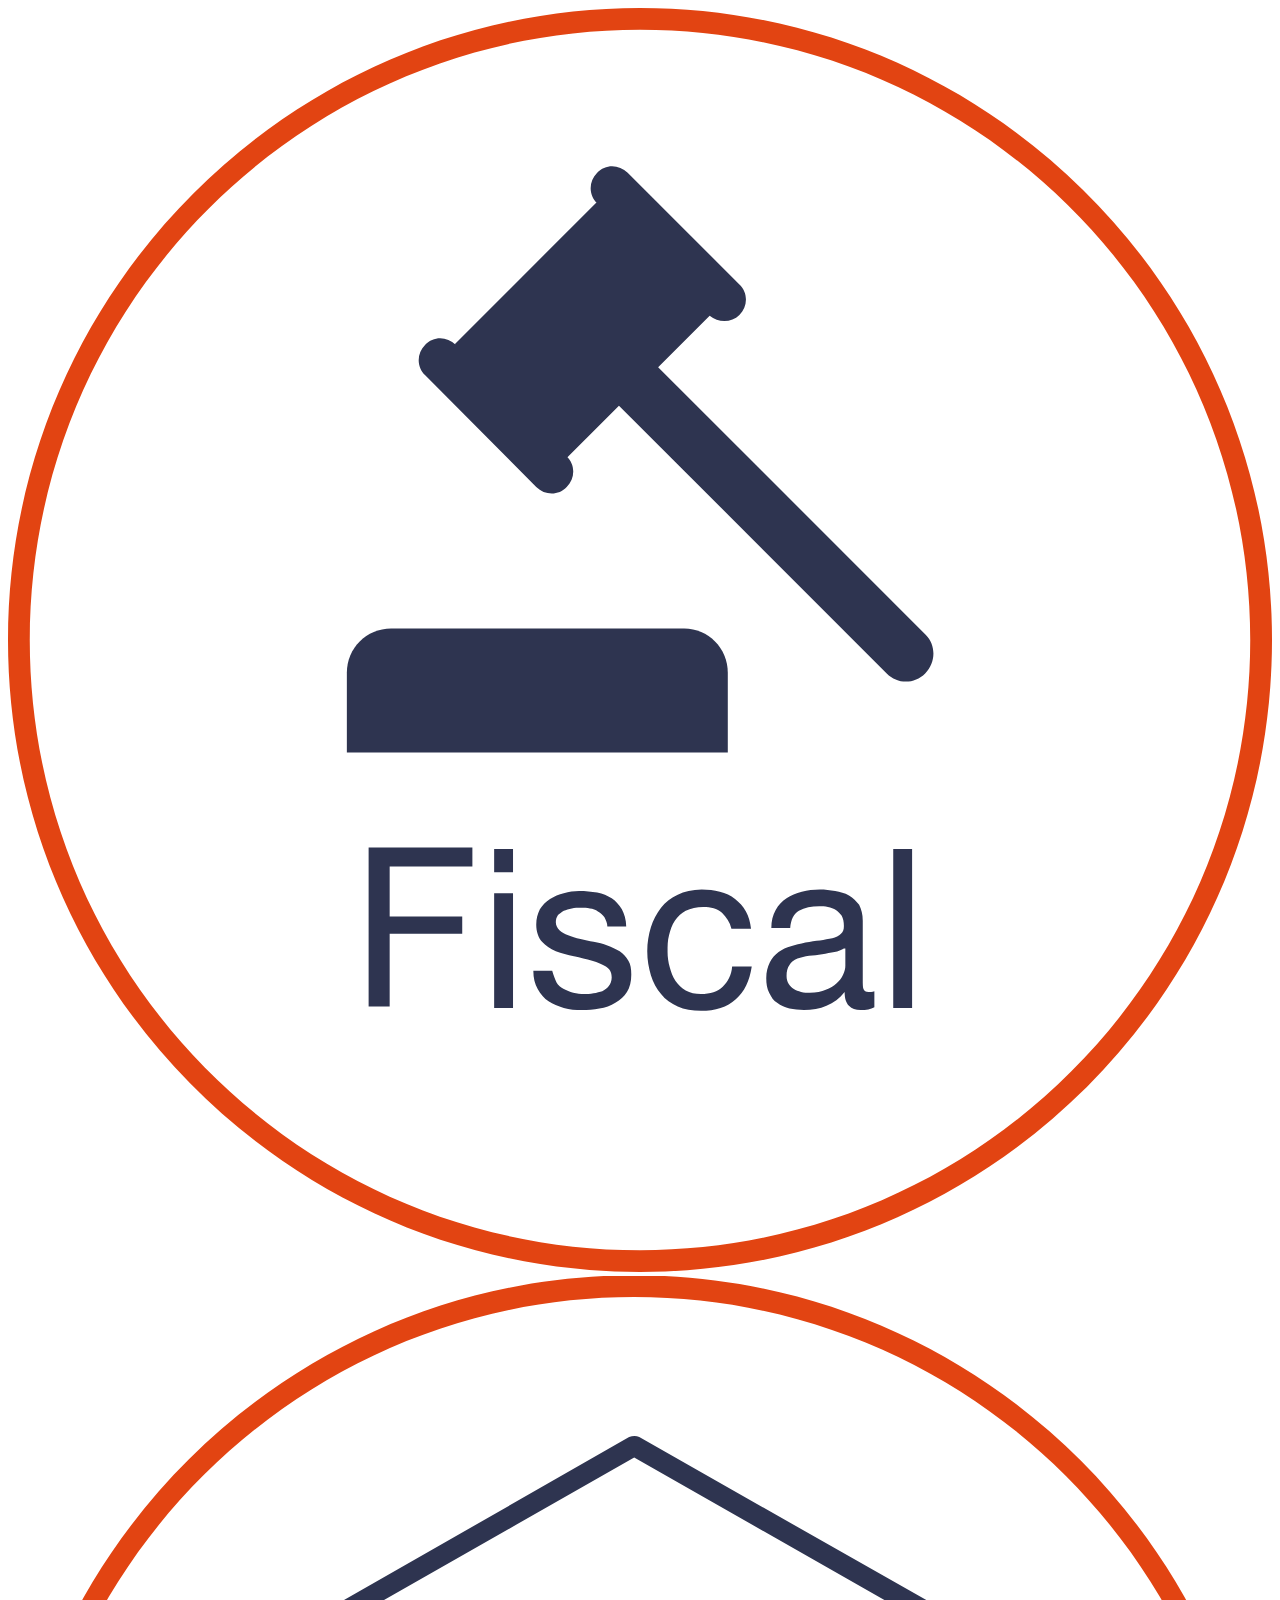
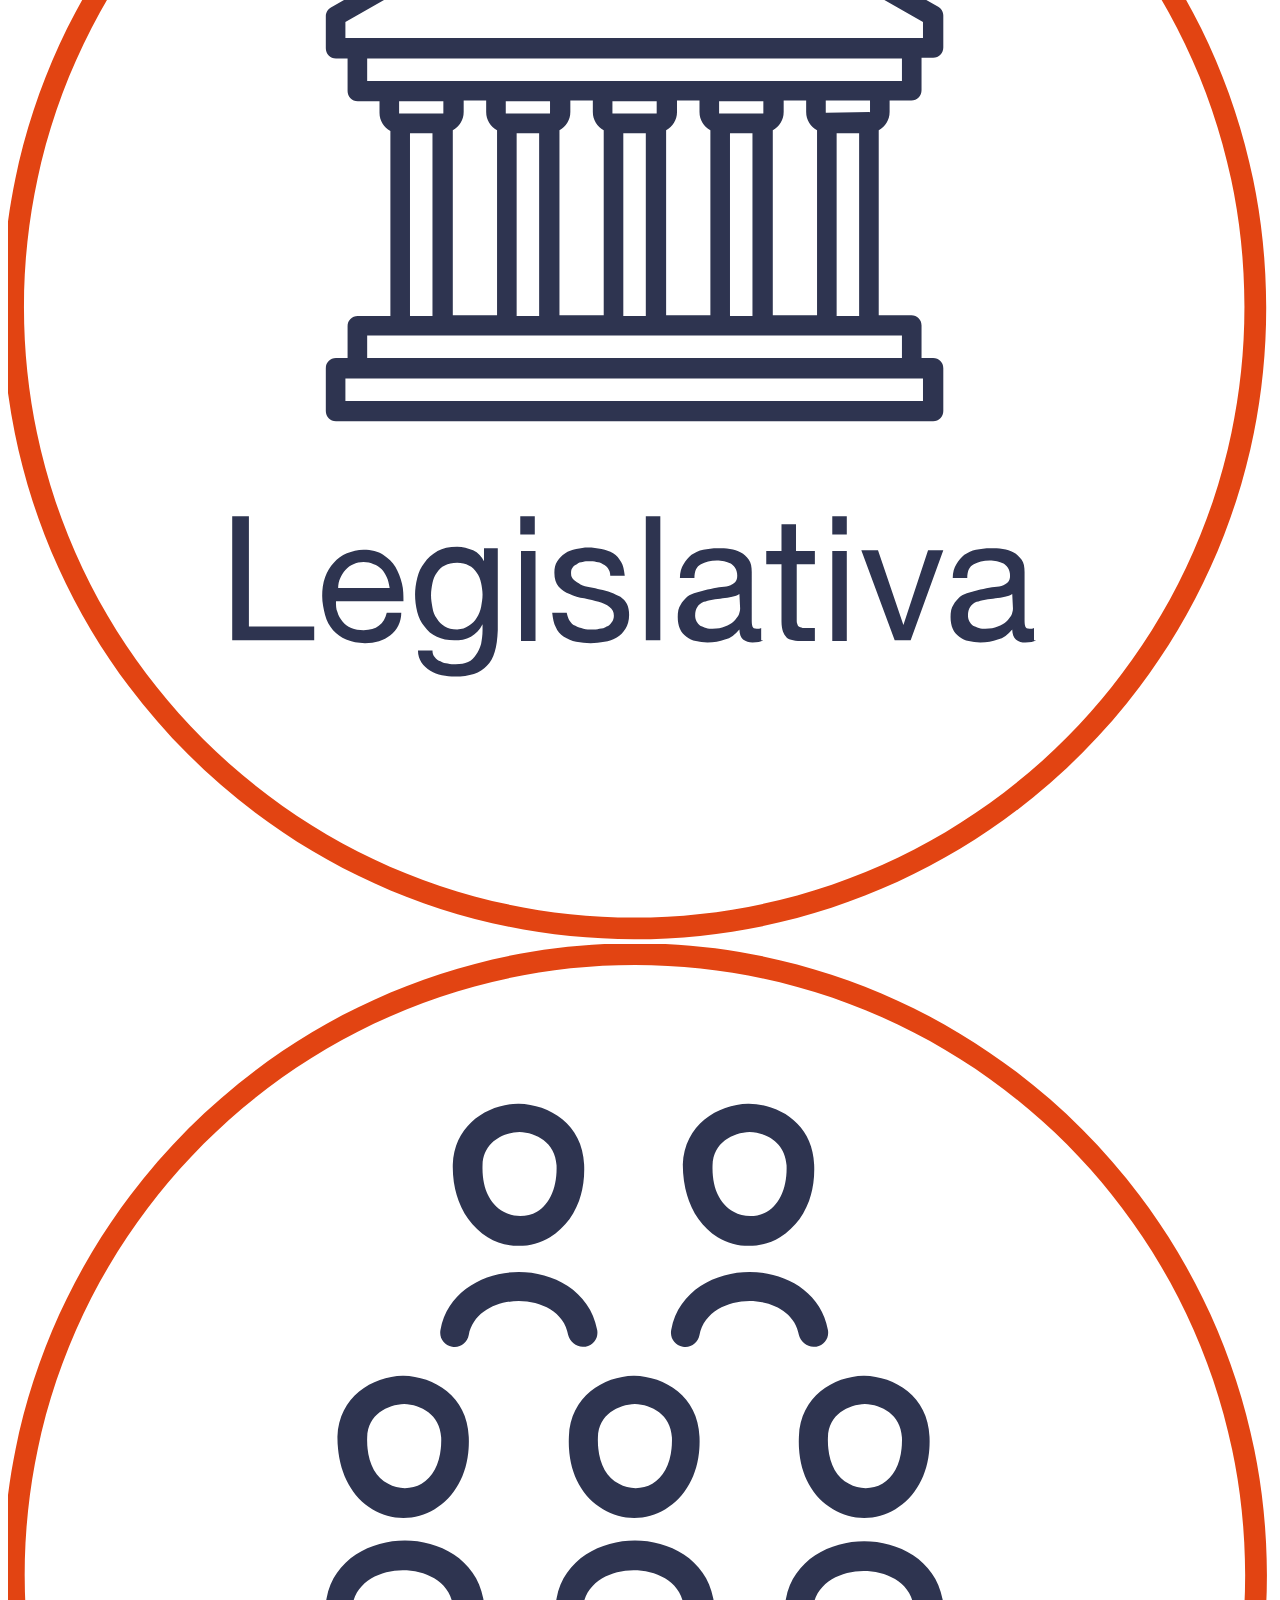
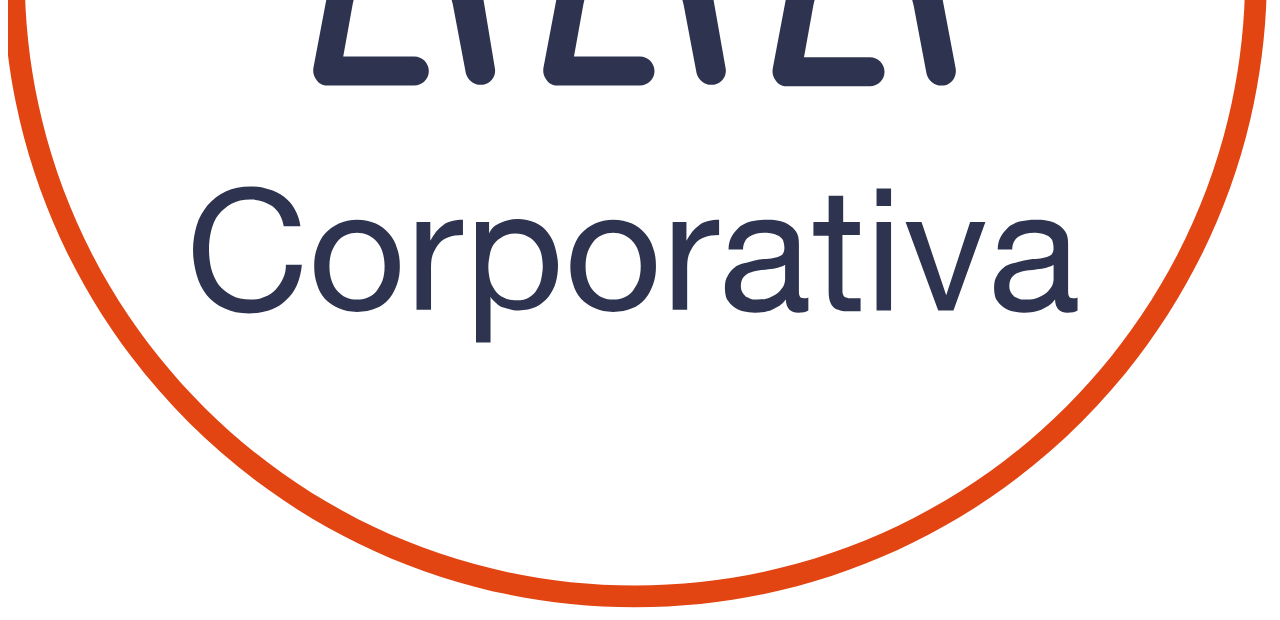
<file: svgTest.html>
<!DOCTYPE html>
<html lang="en">
<head>
    <meta charset="UTF-8">
    <title>SVG Test</title>
    
    <style>
    
        #fiscal:hover{
            background-color: #E24412;
            border-radius: 100%;
            
            -webkit-transition: all 0.5s ease-in-out;
            -moz-transition: all 0.5s ease-in-out;
            -ms-transition: all 0.5s ease-in-out;
            -o-transition: all 0.5s ease-in-out;
            transition: all 0.5s ease-in-out;
        }
        #fiscal:hover path.st0{
            fill:white;
            
            -webkit-transition: all 0.5s ease-in-out;
            -moz-transition: all 0.5s ease-in-out;
            -ms-transition: all 0.5s ease-in-out;
            -o-transition: all 0.5s ease-in-out;
            transition: all 0.5s ease-in-out;
        }
        
        #legislativo:hover{
            background-color: #E24412;
            border-radius: 100%;
            
            -webkit-transition: all 0.5s ease-in-out;
            -moz-transition: all 0.5s ease-in-out;
            -ms-transition: all 0.5s ease-in-out;
            -o-transition: all 0.5s ease-in-out;
            transition: all 0.5s ease-in-out;
        }
        #legislativo:hover path.st0{
            fill:white;
            
            -webkit-transition: all 0.5s ease-in-out;
            -moz-transition: all 0.5s ease-in-out;
            -ms-transition: all 0.5s ease-in-out;
            -o-transition: all 0.5s ease-in-out;
            transition: all 0.5s ease-in-out;
        }
        
        #corporativa:hover{
            background-color: #E24412;
            border-radius: 100%;
            
            -webkit-transition: all 0.5s ease-in-out;
            -moz-transition: all 0.5s ease-in-out;
            -ms-transition: all 0.5s ease-in-out;
            -o-transition: all 0.5s ease-in-out;
            transition: all 0.5s ease-in-out;
        }
        #corporativa:hover path.st0{
            fill:white;
            
            -webkit-transition: all 0.5s ease-in-out;
            -moz-transition: all 0.5s ease-in-out;
            -ms-transition: all 0.5s ease-in-out;
            -o-transition: all 0.5s ease-in-out;
            transition: all 0.5s ease-in-out;
        }
        
    </style>
    
</head>
<body>

<!--   FISCAL   -->
<svg version="1.1" id="fiscal" xmlns="http://www.w3.org/2000/svg" xmlns:xlink="http://www.w3.org/1999/xlink" x="0px" y="0px"
	 viewbox="0 0 174.2 174.2" style="enable-background:new 0 0 174.2 174.2;" xml:space="preserve">
<style type="text/css">
	.st0{fill:#2E3450;}
	.st1{fill:#E24412;}
</style>
<g id="XMLID_9_">
	<path id="XMLID_11_" class="st0" d="M93.2,85.5H52.8c-3.4,0-6.1,2.7-6.1,6.1v11h52.5v-11C99.2,88.2,96.5,85.5,93.2,85.5z"/>
	<path id="XMLID_10_" class="st0" d="M126.5,86.4L89.6,49.5l7.1-7.1c1.2,1,3,1,4.1-0.1c1.2-1.2,1.2-3.1,0-4.2L85.4,22.7
		c-1.2-1.2-3.1-1.2-4.2,0c-1.2,1.2-1.2,3.1,0,4.2l-0.1-0.1L61.6,46.3l0.1,0.1c-1.2-1.2-3.1-1.2-4.2,0c-1.2,1.2-1.2,3.1,0,4.2
		L72.8,66c1.2,1.2,3.1,1.2,4.2,0c1.2-1.2,1.2-3.1,0-4.2l0.1,0.1l7.1-7.1l36.9,36.9c1.5,1.5,3.8,1.5,5.3,0
		C127.9,90.2,127.9,87.8,126.5,86.4z"/>
</g>
<path id="XMLID_2_" class="st1" d="M87.1,174.2c-48,0-87.1-39.1-87.1-87.1C0,39.1,39.1,0,87.1,0c48,0,87.1,39.1,87.1,87.1
	C174.2,135.2,135.2,174.2,87.1,174.2z M87.1,3C40.7,3,3,40.7,3,87.1c0,46.4,37.7,84.1,84.1,84.1c46.4,0,84.1-37.7,84.1-84.1
	C171.2,40.7,133.5,3,87.1,3z"/>
<g id="XMLID_6_">
	<path id="XMLID_12_" class="st0" d="M64,115.9v2.4H52.6v6.9h10v2.4h-10v10h-2.9v-21.9H64z"/>
	<path id="XMLID_14_" class="st0" d="M67,119.1v-3.2h2.6v3.2H67z M69.6,122v15.8H67V122H69.6z"/>
	<path id="XMLID_17_" class="st0" d="M75.6,134.3c0.2,0.4,0.6,0.7,1,0.9c0.4,0.2,0.8,0.4,1.3,0.5c0.5,0.1,1,0.2,1.5,0.2
		c0.4,0,0.8,0,1.3-0.1c0.4-0.1,0.9-0.2,1.2-0.3c0.4-0.2,0.7-0.4,0.9-0.7c0.2-0.3,0.4-0.7,0.4-1.2c0-0.7-0.3-1.2-0.8-1.5
		c-0.5-0.3-1.1-0.6-1.9-0.8c-0.8-0.2-1.6-0.4-2.5-0.6c-0.9-0.2-1.7-0.4-2.5-0.7c-0.8-0.3-1.4-0.8-1.9-1.3c-0.5-0.6-0.8-1.4-0.8-2.4
		c0-0.8,0.2-1.5,0.5-2.1c0.4-0.6,0.8-1,1.4-1.4c0.6-0.4,1.2-0.6,1.9-0.8c0.7-0.2,1.4-0.3,2.1-0.3c0.9,0,1.7,0.1,2.5,0.2
		c0.8,0.2,1.4,0.4,2,0.8c0.6,0.4,1,0.9,1.4,1.5c0.3,0.6,0.6,1.4,0.6,2.4h-2.6c0-0.5-0.2-0.9-0.4-1.3c-0.2-0.3-0.5-0.6-0.9-0.8
		c-0.3-0.2-0.7-0.4-1.1-0.4c-0.4-0.1-0.8-0.1-1.3-0.1c-0.4,0-0.8,0-1.2,0.1c-0.4,0.1-0.8,0.2-1.1,0.3c-0.3,0.2-0.6,0.4-0.8,0.6
		c-0.2,0.3-0.3,0.6-0.3,1c0,0.4,0.2,0.8,0.5,1.1c0.3,0.3,0.7,0.5,1.2,0.7c0.5,0.2,1,0.4,1.7,0.5c0.6,0.1,1.2,0.3,1.8,0.4
		c0.7,0.1,1.3,0.3,1.9,0.5c0.6,0.2,1.2,0.5,1.7,0.8c0.5,0.3,0.9,0.8,1.2,1.3c0.3,0.5,0.4,1.1,0.4,1.9c0,1-0.2,1.8-0.6,2.4
		c-0.4,0.6-0.9,1.1-1.6,1.5c-0.6,0.4-1.4,0.7-2.2,0.8c-0.8,0.2-1.6,0.2-2.4,0.2c-0.9,0-1.7-0.1-2.5-0.3c-0.8-0.2-1.5-0.5-2.1-0.9
		c-0.6-0.4-1.1-1-1.5-1.7s-0.6-1.5-0.6-2.5h2.6C75.2,133.4,75.4,133.9,75.6,134.3z"/>
	<path id="XMLID_19_" class="st0" d="M98.4,124.7c-0.7-0.6-1.5-0.8-2.6-0.8c-0.9,0-1.7,0.2-2.4,0.5c-0.6,0.3-1.1,0.8-1.5,1.4
		c-0.4,0.6-0.6,1.2-0.8,2c-0.2,0.7-0.2,1.5-0.2,2.3c0,0.7,0.1,1.4,0.3,2.1c0.2,0.7,0.4,1.3,0.8,1.9c0.4,0.5,0.8,1,1.4,1.3
		c0.6,0.3,1.3,0.5,2.1,0.5c1.3,0,2.3-0.3,3-1c0.7-0.7,1.2-1.6,1.3-2.8h2.7c-0.3,2-1,3.5-2.2,4.5c-1.2,1.1-2.8,1.6-4.8,1.6
		c-1.2,0-2.3-0.2-3.2-0.6c-0.9-0.4-1.7-0.9-2.3-1.7c-0.6-0.7-1.1-1.6-1.4-2.6c-0.3-1-0.5-2.1-0.5-3.3c0-1.2,0.2-2.3,0.5-3.3
		c0.3-1,0.8-1.9,1.4-2.7c0.6-0.8,1.4-1.4,2.3-1.8c0.9-0.4,2-0.7,3.3-0.7c0.9,0,1.7,0.1,2.5,0.3c0.8,0.2,1.5,0.5,2.1,1
		c0.6,0.5,1.1,1,1.5,1.7c0.4,0.7,0.6,1.5,0.7,2.4h-2.7C99.5,126,99,125.3,98.4,124.7z"/>
	<path id="XMLID_21_" class="st0" d="M119.4,137.7c-0.5,0.3-1.1,0.4-1.9,0.4c-0.7,0-1.2-0.2-1.6-0.6c-0.4-0.4-0.6-1-0.6-1.9
		c-0.7,0.9-1.5,1.5-2.5,1.9c-0.9,0.4-2,0.6-3.1,0.6c-0.7,0-1.4-0.1-2-0.2c-0.6-0.2-1.2-0.4-1.7-0.8c-0.5-0.3-0.8-0.8-1.1-1.4
		c-0.3-0.6-0.4-1.2-0.4-2c0-0.9,0.2-1.6,0.5-2.2c0.3-0.6,0.7-1,1.2-1.4c0.5-0.4,1.1-0.6,1.7-0.8c0.6-0.2,1.3-0.3,2-0.5
		c0.7-0.1,1.4-0.3,2-0.3c0.6-0.1,1.2-0.2,1.7-0.3c0.5-0.1,0.9-0.3,1.2-0.6c0.3-0.3,0.4-0.6,0.4-1.1c0-0.6-0.1-1-0.3-1.4
		c-0.2-0.3-0.5-0.6-0.8-0.8c-0.3-0.2-0.7-0.3-1.1-0.4c-0.4-0.1-0.8-0.1-1.2-0.1c-1.1,0-2,0.2-2.8,0.6c-0.7,0.4-1.1,1.2-1.2,2.4h-2.6
		c0-1,0.2-1.8,0.6-2.5c0.4-0.7,0.9-1.2,1.5-1.6c0.6-0.4,1.3-0.7,2.1-0.9c0.8-0.2,1.6-0.3,2.5-0.3c0.7,0,1.4,0.1,2.1,0.2
		c0.7,0.1,1.3,0.3,1.9,0.6c0.6,0.3,1,0.8,1.4,1.3c0.3,0.6,0.5,1.3,0.5,2.2v8.1c0,0.6,0,1.1,0.1,1.3c0.1,0.3,0.3,0.4,0.7,0.4
		c0.2,0,0.5,0,0.8-0.1V137.7z M115.2,129.6c-0.3,0.2-0.8,0.4-1.3,0.5c-0.5,0.1-1.1,0.2-1.7,0.3c-0.6,0.1-1.2,0.2-1.8,0.2
		c-0.6,0.1-1.1,0.2-1.6,0.4c-0.5,0.2-0.9,0.5-1.1,0.9c-0.3,0.4-0.4,0.9-0.4,1.5c0,0.4,0.1,0.8,0.3,1.1c0.2,0.3,0.4,0.5,0.7,0.7
		c0.3,0.2,0.6,0.3,1,0.4c0.4,0.1,0.8,0.1,1.2,0.1c0.9,0,1.6-0.1,2.2-0.4c0.6-0.2,1.1-0.5,1.5-0.9c0.4-0.4,0.7-0.7,0.9-1.2
		c0.2-0.4,0.3-0.8,0.3-1.2V129.6z"/>
	<path id="XMLID_24_" class="st0" d="M124.6,115.9v21.9H122v-21.9H124.6z"/>
</g>
</svg>


<!--   LEGISLATIVO   -->
<svg version="1.1" id="legislativo" xmlns="http://www.w3.org/2000/svg" xmlns:xlink="http://www.w3.org/1999/xlink" x="0px" y="0px"
	 viewbox="-308 219.8 174.2 174.2" style="enable-background:new -308 219.8 174.2 174.2;" xml:space="preserve">
<style type="text/css">
	.st0{fill:#2E3450;}
	.st1{fill:#E24412;}
</style>
<path id="XMLID_79_" class="st0" d="M-274.8,335.6v15.2h9v1.9h-11.3v-17.1C-277.1,335.6-274.8,335.6-274.8,335.6z"/>
<path id="XMLID_53_" class="st0" d="M-255.3,352c-0.9,0.7-2.1,1.1-3.5,1.1c-1,0-1.8-0.2-2.6-0.5c-0.7-0.3-1.3-0.8-1.8-1.3
	c-0.5-0.6-0.9-1.3-1.1-2.1c-0.2-0.8-0.4-1.7-0.4-2.6s0.1-1.8,0.4-2.6c0.3-0.8,0.7-1.5,1.2-2c0.5-0.6,1.1-1,1.8-1.3
	c0.7-0.3,1.5-0.5,2.3-0.5c1.1,0,2,0.2,2.7,0.7c0.7,0.5,1.3,1,1.7,1.7c0.4,0.7,0.7,1.5,0.9,2.3s0.2,1.6,0.2,2.4h-9.3
	c0,0.5,0,1.1,0.2,1.5c0.1,0.5,0.4,0.9,0.7,1.3c0.3,0.4,0.7,0.7,1.2,0.9s1.1,0.3,1.7,0.3c0.9,0,1.6-0.2,2.1-0.6
	c0.6-0.4,0.9-1,1.1-1.8h2C-253.8,350.2-254.4,351.3-255.3,352z M-255.8,344c-0.2-0.4-0.4-0.8-0.7-1.1c-0.3-0.3-0.7-0.6-1.1-0.7
	c-0.4-0.2-0.9-0.3-1.4-0.3s-1,0.1-1.4,0.3c-0.4,0.2-0.8,0.4-1.1,0.8c-0.3,0.3-0.5,0.7-0.7,1.1c-0.2,0.4-0.3,0.9-0.3,1.4h7.1
	C-255.5,344.9-255.6,344.4-255.8,344z"/>
<path id="XMLID_54_" class="st0" d="M-242,356.2c-0.9,1-2.4,1.5-4.4,1.5c-0.6,0-1.2-0.1-1.8-0.2c-0.6-0.1-1.1-0.3-1.6-0.6
	s-0.9-0.7-1.2-1.1c-0.3-0.5-0.5-1-0.5-1.7h2c0,0.4,0.1,0.7,0.3,0.9c0.2,0.3,0.5,0.5,0.8,0.6c0.3,0.2,0.7,0.3,1,0.3
	c0.4,0.1,0.7,0.1,1.1,0.1c0.7,0,1.2-0.1,1.7-0.3c0.5-0.2,0.8-0.6,1.1-1c0.3-0.4,0.5-0.9,0.7-1.5c0.1-0.6,0.2-1.2,0.2-1.9v-0.8l0,0
	c-0.4,0.8-0.9,1.3-1.6,1.7c-0.7,0.4-1.5,0.5-2.3,0.5c-0.9,0-1.7-0.2-2.4-0.5c-0.7-0.3-1.3-0.8-1.7-1.4c-0.5-0.6-0.8-1.2-1-2
	c-0.2-0.8-0.3-1.6-0.3-2.4c0-0.7,0.1-1.5,0.3-2.3c0.2-0.8,0.5-1.5,1-2.1c0.4-0.6,1-1.1,1.8-1.6c0.7-0.4,1.6-0.6,2.7-0.6
	c0.8,0,1.5,0.2,2.2,0.5c0.7,0.3,1.2,0.9,1.5,1.5l0,0V340h1.9v11.3C-240.6,353.7-241,355.2-242,356.2z M-244.5,350.7
	c0.5-0.3,0.8-0.6,1.1-1.1c0.3-0.5,0.5-1,0.6-1.5c0.1-0.6,0.2-1.1,0.2-1.7c0-0.5-0.1-1.1-0.2-1.6s-0.3-1-0.6-1.4
	c-0.3-0.4-0.6-0.8-1.1-1c-0.4-0.3-1-0.4-1.6-0.4c-0.7,0-1.2,0.1-1.7,0.4c-0.5,0.2-0.8,0.6-1.1,1c-0.3,0.4-0.5,0.9-0.6,1.4
	c-0.1,0.5-0.2,1.1-0.2,1.7c0,0.6,0.1,1.1,0.2,1.7c0.1,0.6,0.3,1.1,0.6,1.5c0.3,0.5,0.6,0.8,1.1,1.1c0.4,0.3,1,0.4,1.7,0.4
	C-245.4,351.2-245,351-244.5,350.7z"/>
<path id="XMLID_57_" class="st0" d="M-237.4,338.1v-2.5h2v2.5H-237.4z M-235.3,340.4v12.4h-2v-12.4H-235.3z"/>
<path id="XMLID_60_" class="st0" d="M-230.6,350c0.2,0.3,0.4,0.6,0.8,0.7c0.3,0.2,0.7,0.3,1.1,0.4c0.4,0.1,0.8,0.1,1.2,0.1
	c0.3,0,0.7,0,1-0.1c0.4,0,0.7-0.1,1-0.3c0.3-0.1,0.5-0.3,0.7-0.6c0.2-0.2,0.3-0.6,0.3-0.9c0-0.5-0.2-0.9-0.6-1.2
	c-0.4-0.3-0.9-0.5-1.5-0.7c-0.6-0.2-1.2-0.3-2-0.5c-0.7-0.1-1.4-0.3-2-0.6c-0.6-0.2-1.1-0.6-1.5-1c-0.4-0.4-0.6-1.1-0.6-1.9
	c0-0.6,0.1-1.2,0.4-1.6c0.3-0.4,0.6-0.8,1.1-1.1c0.4-0.3,0.9-0.5,1.5-0.6s1.1-0.2,1.6-0.2c0.7,0,1.3,0.1,1.9,0.2s1.1,0.3,1.6,0.6
	c0.5,0.3,0.8,0.7,1.1,1.2c0.3,0.5,0.4,1.1,0.5,1.9h-2c0-0.4-0.1-0.7-0.3-1c-0.2-0.3-0.4-0.5-0.7-0.6c-0.3-0.2-0.6-0.3-0.9-0.3
	c-0.3-0.1-0.7-0.1-1-0.1c-0.3,0-0.6,0-0.9,0.1c-0.3,0-0.6,0.1-0.8,0.3c-0.3,0.1-0.5,0.3-0.6,0.5c-0.2,0.2-0.2,0.5-0.2,0.8
	c0,0.4,0.1,0.6,0.4,0.9c0.2,0.2,0.6,0.4,0.9,0.6c0.4,0.2,0.8,0.3,1.3,0.4s1,0.2,1.4,0.3c0.5,0.1,1,0.2,1.5,0.4
	c0.5,0.2,0.9,0.4,1.3,0.6c0.4,0.3,0.7,0.6,0.9,1c0.2,0.4,0.3,0.9,0.3,1.5c0,0.8-0.2,1.4-0.5,1.9c-0.3,0.5-0.7,0.9-1.2,1.2
	s-1.1,0.5-1.7,0.6c-0.6,0.1-1.3,0.2-1.9,0.2c-0.7,0-1.3-0.1-2-0.2c-0.6-0.1-1.2-0.4-1.7-0.7c-0.5-0.3-0.9-0.8-1.1-1.3
	c-0.3-0.5-0.4-1.2-0.5-2h2C-230.9,349.3-230.8,349.7-230.6,350z"/>
<path id="XMLID_62_" class="st0" d="M-218.1,335.6v17.1h-2v-17.1C-220.1,335.6-218.1,335.6-218.1,335.6z"/>
<path id="XMLID_64_" class="st0" d="M-203.9,352.7c-0.4,0.2-0.8,0.3-1.5,0.3c-0.5,0-0.9-0.1-1.3-0.4c-0.3-0.3-0.5-0.8-0.5-1.4
	c-0.6,0.7-1.2,1.2-2,1.4c-0.7,0.3-1.5,0.4-2.4,0.4c-0.6,0-1.1-0.1-1.6-0.2c-0.5-0.1-0.9-0.3-1.3-0.6c-0.4-0.3-0.7-0.6-0.9-1.1
	c-0.2-0.4-0.3-1-0.3-1.6c0-0.7,0.1-1.3,0.4-1.7c0.2-0.4,0.6-0.8,0.9-1.1c0.4-0.3,0.8-0.5,1.3-0.6c0.5-0.1,1-0.3,1.5-0.4
	c0.6-0.1,1.1-0.2,1.6-0.3s0.9-0.1,1.3-0.2c0.4-0.1,0.7-0.3,0.9-0.5c0.2-0.2,0.3-0.5,0.3-0.9s-0.1-0.8-0.3-1.1
	c-0.2-0.3-0.4-0.5-0.6-0.6c-0.3-0.1-0.6-0.2-0.9-0.3c-0.3,0-0.7-0.1-1-0.1c-0.9,0-1.6,0.2-2.2,0.5c-0.6,0.3-0.9,0.9-0.9,1.9h-2
	c0-0.8,0.2-1.4,0.5-1.9c0.3-0.5,0.7-1,1.1-1.3c0.5-0.3,1-0.6,1.6-0.7c0.6-0.1,1.3-0.2,2-0.2c0.6,0,1.1,0,1.7,0.1
	c0.6,0.1,1,0.2,1.5,0.5c0.4,0.2,0.8,0.6,1.1,1c0.3,0.4,0.4,1,0.4,1.7v6.4c0,0.5,0,0.8,0.1,1.1c0.1,0.2,0.2,0.3,0.6,0.3
	c0.2,0,0.4,0,0.6-0.1v1.7H-203.9z M-207.2,346.3c-0.3,0.2-0.6,0.3-1,0.4c-0.4,0.1-0.9,0.2-1.3,0.2c-0.5,0.1-0.9,0.1-1.4,0.2
	s-0.9,0.2-1.2,0.3c-0.4,0.2-0.7,0.4-0.9,0.7c-0.2,0.3-0.3,0.7-0.3,1.2c0,0.3,0.1,0.6,0.2,0.8s0.3,0.4,0.5,0.6
	c0.2,0.1,0.5,0.2,0.8,0.3c0.3,0.1,0.6,0.1,0.9,0.1c0.7,0,1.2-0.1,1.7-0.3s0.9-0.4,1.2-0.7c0.3-0.3,0.5-0.6,0.7-0.9
	c0.1-0.3,0.2-0.6,0.2-0.9L-207.2,346.3L-207.2,346.3z"/>
<path id="XMLID_67_" class="st0" d="M-196.8,340.4v1.8h-2.5v7.7c0,0.2,0,0.4,0.1,0.6c0,0.1,0.1,0.3,0.2,0.3c0.1,0.1,0.3,0.1,0.5,0.2
	c0.2,0,0.5,0,0.8,0h0.9v1.8h-1.6c-0.5,0-1,0-1.4-0.1s-0.7-0.2-0.9-0.4c-0.2-0.2-0.4-0.5-0.5-0.8c-0.1-0.4-0.2-0.8-0.2-1.4v-7.9h-2.1
	v-1.8h2.1v-3.7h2v3.7L-196.8,340.4L-196.8,340.4z"/>
<path id="XMLID_69_" class="st0" d="M-194.4,338.1v-2.5h2v2.5H-194.4z M-192.4,340.4v12.4h-2v-12.4H-192.4z"/>
<path id="XMLID_72_" class="st0" d="M-185.8,352.7l-4.6-12.4h2.3l3.5,10.3l0,0l3.4-10.3h2.1l-4.5,12.4L-185.8,352.7L-185.8,352.7z"
	/>
<path id="XMLID_74_" class="st0" d="M-166.3,352.7c-0.4,0.2-0.8,0.3-1.5,0.3c-0.5,0-0.9-0.1-1.3-0.4c-0.3-0.3-0.5-0.8-0.5-1.4
	c-0.6,0.7-1.2,1.2-2,1.4c-0.7,0.3-1.5,0.4-2.4,0.4c-0.6,0-1.1-0.1-1.6-0.2c-0.5-0.1-0.9-0.3-1.3-0.6c-0.4-0.3-0.7-0.6-0.9-1.1
	c-0.2-0.4-0.3-1-0.3-1.6c0-0.7,0.1-1.3,0.4-1.7c0.2-0.4,0.6-0.8,0.9-1.1c0.4-0.3,0.8-0.5,1.3-0.6c0.5-0.1,1-0.3,1.5-0.4
	c0.6-0.1,1.1-0.2,1.6-0.3s0.9-0.1,1.3-0.2c0.4-0.1,0.7-0.3,0.9-0.5c0.2-0.2,0.3-0.5,0.3-0.9s-0.1-0.8-0.3-1.1
	c-0.2-0.3-0.4-0.5-0.6-0.6c-0.3-0.1-0.6-0.2-0.9-0.3c-0.3,0-0.7-0.1-1-0.1c-0.9,0-1.6,0.2-2.2,0.5c-0.6,0.3-0.9,0.9-0.9,1.9h-2
	c0-0.8,0.2-1.4,0.5-1.9s0.7-1,1.1-1.3c0.5-0.3,1-0.6,1.6-0.7s1.3-0.2,2-0.2c0.6,0,1.1,0,1.7,0.1c0.6,0.1,1,0.2,1.5,0.5
	c0.4,0.2,0.8,0.6,1.1,1c0.3,0.4,0.4,1,0.4,1.7v6.4c0,0.5,0,0.8,0.1,1.1c0.1,0.2,0.2,0.3,0.6,0.3c0.2,0,0.4,0,0.6-0.1v1.7H-166.3z
	 M-169.6,346.3c-0.3,0.2-0.6,0.3-1,0.4c-0.4,0.1-0.9,0.2-1.3,0.2c-0.5,0.1-0.9,0.1-1.4,0.2s-0.9,0.2-1.2,0.3s-0.7,0.4-0.9,0.7
	s-0.3,0.7-0.3,1.2c0,0.3,0.1,0.6,0.2,0.8c0.1,0.2,0.3,0.4,0.5,0.6c0.2,0.1,0.5,0.2,0.8,0.3c0.3,0.1,0.6,0.1,0.9,0.1
	c0.7,0,1.2-0.1,1.7-0.3s0.9-0.4,1.2-0.7c0.3-0.3,0.5-0.6,0.7-0.9c0.1-0.3,0.2-0.6,0.2-0.9L-169.6,346.3L-169.6,346.3z"/>
<path id="XMLID_49_" class="st1" d="M-221.7,393.9c-48,0-87.1-39.1-87.1-87.1s39.1-87.1,87.1-87.1s87.1,39.1,87.1,87.1
	C-134.5,354.8-173.6,393.9-221.7,393.9z M-221.7,222.7c-46.4,0-84.1,37.7-84.1,84.1s37.7,84.1,84.1,84.1s84.1-37.7,84.1-84.1
	C-137.5,260.4-175.3,222.7-221.7,222.7z"/>
<g id="XMLID_2_">
	<path id="XMLID_3_" class="st0" d="M-186.5,279.9v-1.6h3c0.8,0,1.4-0.6,1.4-1.4v-4.5h1.6c0.8,0,1.4-0.6,1.4-1.4v-4.4
		c0-0.5-0.3-1-0.7-1.2L-221,242c-0.4-0.2-0.9-0.2-1.4,0l-41.1,23.5c-0.4,0.2-0.7,0.7-0.7,1.2v4.4c0,0.8,0.6,1.4,1.4,1.4h1.6v4.5
		c0,0.8,0.6,1.4,1.4,1.4h3v1.6c0,1.1,0.6,2,1.5,2.5V308h-4.5c-0.8,0-1.4,0.6-1.4,1.4v4.4h-1.6c-0.8,0-1.4,0.6-1.4,1.4v5.9
		c0,0.8,0.6,1.4,1.4,1.4h82.3c0.8,0,1.4-0.6,1.4-1.4v-5.9c0-0.8-0.6-1.4-1.4-1.4h-1.6v-4.5c0-0.8-0.6-1.4-1.4-1.4h-4.5v-25.5
		C-187.1,281.9-186.5,281-186.5,279.9L-186.5,279.9z M-189.2,279.9C-189.2,280-189.3,280-189.2,279.9l-6,0.1c-0.1,0-0.1,0-0.1-0.1
		v-1.6h6.1V279.9z M-202.6,307.9v-25.5c0.9-0.5,1.5-1.4,1.5-2.5v-1.6h3.1v1.6c0,1.1,0.6,2,1.5,2.5v25.5H-202.6z M-208.5,307.9v-25.1
		h3.1V308h-3.1V307.9z M-217.3,307.9v-25.5c0.9-0.5,1.5-1.4,1.5-2.5v-1.6h3.1v1.6c0,1.1,0.6,2,1.5,2.5v25.5H-217.3z M-223.2,307.9
		v-25.1h3.1V308h-3.1V307.9z M-232,307.9v-25.5c0.9-0.5,1.5-1.4,1.5-2.5v-1.6h3.1v1.6c0,1.1,0.6,2,1.5,2.5v25.5H-232z M-237.9,307.9
		v-25.1h3.1V308h-3.1V307.9z M-246.7,307.9v-25.5c0.9-0.5,1.5-1.4,1.5-2.5v-1.6h3.1v1.6c0,1.1,0.6,2,1.5,2.5v25.5H-246.7z
		 M-233.3,278.4v1.6c0,0.1,0,0.1-0.1,0.1h-5.9c-0.1,0-0.1,0-0.1-0.1v-1.6H-233.3z M-218.6,278.4v1.6c0,0.1,0,0.1-0.1,0.1h-5.9
		c-0.1,0-0.1,0-0.1-0.1v-1.6H-218.6z M-203.9,278.4v1.6c0,0.1,0,0.1-0.1,0.1h-5.9c-0.1,0-0.1,0-0.1-0.1v-1.6H-203.9z M-261.5,267.5
		l39.8-22.7l39.8,22.7v2.2h-79.6V267.5z M-258.5,272.5h73.7v3.1h-73.7V272.5z M-248,278.4v1.6c0,0.1,0,0.1-0.1,0.1h-5.9
		c-0.1,0-0.1,0-0.1-0.1v-1.6H-248z M-252.6,282.8h3.1V308h-3.1V282.8z M-181.9,319.7h-79.6v-3.1h79.6V319.7z M-184.8,313.8h-73.7
		v-3.1h73.7V313.8z M-193.8,307.9v-25.1h3.1V308h-3.1V307.9z"/>
</g>
</svg>



<!--   CORPORATIVA -->
<svg version="1.1" id="corporativa" xmlns="http://www.w3.org/2000/svg" xmlns:xlink="http://www.w3.org/1999/xlink" x="0px" y="0px"
	 viewbox="-308 219.8 174.2 174.2" style="enable-background:new -308 219.8 174.2 174.2;" xml:space="preserve">
<style type="text/css">
	.st0{fill:#2E3450;}
	.st1{fill:#E24412;}
</style>
<g id="XMLID_97_">
	<path id="XMLID_103_" class="st0" d="M-271.6,338.6c-0.9-0.6-1.9-0.9-3-0.9c-1,0-1.9,0.2-2.6,0.6c-0.7,0.4-1.3,0.9-1.8,1.5
		c-0.5,0.6-0.8,1.4-1,2.2s-0.3,1.7-0.3,2.5c0,1,0.1,1.9,0.3,2.7c0.2,0.8,0.6,1.6,1,2.2c0.5,0.6,1.1,1.1,1.8,1.5
		c0.7,0.4,1.6,0.6,2.6,0.6c0.7,0,1.4-0.1,2-0.4c0.6-0.2,1.1-0.6,1.5-1s0.7-0.9,1-1.5c0.3-0.6,0.4-1.2,0.4-1.9h2.2
		c-0.2,2.1-0.9,3.8-2.2,4.9c-1.2,1.2-2.9,1.8-5.1,1.8c-1.3,0-2.4-0.2-3.4-0.7c-1-0.4-1.8-1.1-2.4-1.8c-0.6-0.8-1.1-1.7-1.4-2.8
		c-0.3-1.1-0.5-2.2-0.5-3.4s0.2-2.4,0.5-3.4c0.3-1.1,0.9-2,1.5-2.8c0.7-0.8,1.5-1.4,2.5-1.9s2.1-0.7,3.4-0.7c0.9,0,1.7,0.1,2.5,0.4
		c0.8,0.2,1.5,0.6,2.1,1c0.6,0.5,1.1,1,1.5,1.7s0.7,1.5,0.8,2.4h-2.3C-270.2,340.1-270.8,339.2-271.6,338.6z"/>
	<path id="XMLID_105_" class="st0" d="M-265.4,344.4c0.3-0.8,0.6-1.5,1.1-2c0.5-0.6,1.1-1,1.9-1.4c0.7-0.3,1.6-0.5,2.5-0.5
		c1,0,1.8,0.2,2.6,0.5c0.7,0.3,1.3,0.8,1.8,1.4s0.9,1.2,1.1,2c0.3,0.8,0.4,1.6,0.4,2.5s-0.1,1.7-0.4,2.5c-0.3,0.8-0.6,1.4-1.1,2
		c-0.5,0.6-1.1,1-1.8,1.3c-0.7,0.3-1.6,0.5-2.6,0.5s-1.8-0.2-2.5-0.5c-0.7-0.3-1.4-0.8-1.9-1.3c-0.5-0.6-0.9-1.2-1.1-2
		c-0.3-0.8-0.4-1.6-0.4-2.5C-265.8,346-265.7,345.2-265.4,344.4z M-263.4,348.9c0.2,0.6,0.5,1.1,0.8,1.4c0.3,0.3,0.7,0.7,1.2,0.9
		c0.5,0.2,1,0.3,1.5,0.3s1-0.1,1.5-0.3c0.5-0.2,0.9-0.5,1.2-0.9c0.3-0.4,0.6-0.9,0.8-1.4c0.2-0.5,0.3-1.2,0.3-2c0-0.7-0.1-1.4-0.3-2
		c-0.2-0.6-0.5-1.1-0.8-1.4c-0.3-0.4-0.8-0.7-1.2-0.9c-0.5-0.2-1-0.3-1.5-0.3s-1,0.1-1.5,0.3c-0.5,0.2-0.9,0.5-1.2,0.9
		c-0.3,0.4-0.6,0.9-0.8,1.4c-0.2,0.6-0.3,1.2-0.3,2C-263.7,347.7-263.6,348.3-263.4,348.9z"/>
	<path id="XMLID_108_" class="st0" d="M-249.8,340.8v2.6l0,0c0.5-1,1.1-1.7,1.8-2.2s1.6-0.7,2.7-0.7v2.1c-0.8,0-1.5,0.1-2,0.3
		c-0.6,0.2-1,0.5-1.4,1c-0.3,0.4-0.6,0.9-0.8,1.5c-0.2,0.6-0.2,1.3-0.2,2.1v5.4h-2v-12.1H-249.8z"/>
	<path id="XMLID_110_" class="st0" d="M-241.7,340.8v1.6l0,0c0.3-0.7,0.8-1.2,1.6-1.5c0.7-0.3,1.5-0.5,2.3-0.5
		c0.9,0,1.8,0.2,2.5,0.5c0.7,0.3,1.3,0.8,1.7,1.4c0.5,0.6,0.8,1.3,1,2c0.2,0.8,0.4,1.6,0.4,2.4c0,0.9-0.1,1.7-0.3,2.4
		c-0.2,0.8-0.6,1.4-1,2c-0.5,0.6-1,1-1.7,1.4c-0.7,0.3-1.5,0.5-2.4,0.5c-0.3,0-0.6,0-1-0.1c-0.4-0.1-0.7-0.2-1.1-0.3
		c-0.4-0.1-0.7-0.3-1-0.6c-0.3-0.3-0.6-0.5-0.8-0.9l0,0v6.3h-2v-16.6H-241.7z M-234.5,345.2c-0.1-0.5-0.4-1-0.7-1.4
		c-0.3-0.4-0.7-0.8-1.2-1c-0.5-0.3-1-0.4-1.7-0.4s-1.2,0.1-1.7,0.4c-0.5,0.3-0.9,0.6-1.2,1c-0.3,0.4-0.5,0.9-0.6,1.5
		c-0.1,0.5-0.2,1.1-0.2,1.7s0.1,1.2,0.2,1.7c0.1,0.6,0.4,1,0.7,1.5c0.3,0.4,0.7,0.8,1.2,1c0.5,0.3,1.1,0.4,1.8,0.4
		c0.7,0,1.3-0.1,1.7-0.4c0.5-0.3,0.8-0.6,1.1-1.1s0.5-0.9,0.6-1.5c0.1-0.6,0.2-1.1,0.2-1.7C-234.3,346.3-234.4,345.7-234.5,345.2z"
		/>
	<path id="XMLID_113_" class="st0" d="M-230.1,344.4c0.3-0.8,0.6-1.5,1.1-2c0.5-0.6,1.1-1,1.9-1.4c0.7-0.3,1.6-0.5,2.5-0.5
		c1,0,1.8,0.2,2.6,0.5c0.7,0.3,1.3,0.8,1.8,1.4s0.9,1.2,1.1,2c0.3,0.8,0.4,1.6,0.4,2.5s-0.1,1.7-0.4,2.5c-0.3,0.8-0.6,1.4-1.1,2
		c-0.5,0.6-1.1,1-1.8,1.3c-0.7,0.3-1.6,0.5-2.6,0.5s-1.8-0.2-2.5-0.5c-0.7-0.3-1.4-0.8-1.9-1.3c-0.5-0.6-0.9-1.2-1.1-2
		c-0.3-0.8-0.4-1.6-0.4-2.5C-230.5,346-230.3,345.2-230.1,344.4z M-228.1,348.9c0.2,0.6,0.5,1.1,0.8,1.4c0.3,0.3,0.7,0.7,1.2,0.9
		c0.5,0.2,1,0.3,1.5,0.3s1-0.1,1.5-0.3c0.5-0.2,0.9-0.5,1.2-0.9c0.3-0.4,0.6-0.9,0.8-1.4c0.2-0.6,0.3-1.2,0.3-2c0-0.7-0.1-1.4-0.3-2
		c-0.2-0.6-0.5-1.1-0.8-1.4c-0.3-0.4-0.8-0.7-1.2-0.9c-0.5-0.2-1-0.3-1.5-0.3s-1,0.1-1.5,0.3c-0.5,0.2-0.9,0.5-1.2,0.9
		c-0.3,0.4-0.6,0.9-0.8,1.4c-0.2,0.6-0.3,1.2-0.3,2C-228.4,347.7-228.3,348.3-228.1,348.9z"/>
	<path id="XMLID_116_" class="st0" d="M-214.5,340.8v2.6l0,0c0.5-1,1.1-1.7,1.8-2.2s1.6-0.7,2.7-0.7v2.1c-0.8,0-1.5,0.1-2,0.3
		c-0.6,0.2-1,0.5-1.4,1c-0.3,0.4-0.6,0.9-0.8,1.5c-0.2,0.6-0.2,1.3-0.2,2.1v5.4h-2v-12.1H-214.5z"/>
	<path id="XMLID_118_" class="st0" d="M-197.7,353c-0.3,0.2-0.8,0.3-1.4,0.3c-0.5,0-0.9-0.1-1.2-0.4c-0.3-0.3-0.5-0.8-0.5-1.4
		c-0.5,0.7-1.2,1.1-1.9,1.4s-1.5,0.4-2.4,0.4c-0.5,0-1.1-0.1-1.6-0.2s-0.9-0.3-1.3-0.6s-0.6-0.6-0.9-1c-0.2-0.4-0.3-1-0.3-1.6
		c0-0.7,0.1-1.3,0.4-1.7c0.2-0.4,0.5-0.8,0.9-1.1c0.4-0.3,0.8-0.5,1.3-0.6s1-0.3,1.5-0.4s1.1-0.2,1.6-0.2s0.9-0.1,1.3-0.2
		c0.4-0.1,0.7-0.3,0.9-0.4c0.2-0.2,0.3-0.5,0.3-0.9s-0.1-0.8-0.2-1.1c-0.2-0.3-0.4-0.5-0.6-0.6c-0.3-0.1-0.5-0.2-0.9-0.3
		c-0.3,0-0.6-0.1-1-0.1c-0.8,0-1.6,0.2-2.1,0.5c-0.5,0.3-0.9,0.9-0.9,1.8h-2c0-0.8,0.2-1.4,0.5-1.9c0.3-0.5,0.7-0.9,1.1-1.3
		c0.5-0.3,1-0.6,1.6-0.7c0.6-0.1,1.3-0.2,1.9-0.2c0.5,0,1.1,0,1.6,0.1s1,0.2,1.5,0.5s0.8,0.6,1.1,1c0.3,0.4,0.4,1,0.4,1.7v6.2
		c0,0.5,0,0.8,0.1,1s0.2,0.3,0.6,0.3c0.2,0,0.4,0,0.6-0.1V353z M-200.9,346.7c-0.3,0.2-0.6,0.3-1,0.4c-0.4,0.1-0.8,0.2-1.3,0.2
		c-0.4,0.1-0.9,0.1-1.4,0.2s-0.9,0.2-1.2,0.3c-0.3,0.1-0.7,0.4-0.9,0.7c-0.2,0.3-0.3,0.7-0.3,1.2c0,0.3,0.1,0.6,0.2,0.8
		c0.1,0.2,0.3,0.4,0.5,0.6c0.2,0.1,0.5,0.2,0.7,0.3c0.3,0.1,0.6,0.1,0.9,0.1c0.7,0,1.2-0.1,1.7-0.3s0.9-0.4,1.2-0.7
		c0.3-0.3,0.5-0.6,0.7-0.9c0.1-0.3,0.2-0.6,0.2-0.9L-200.9,346.7L-200.9,346.7z"/>
	<path id="XMLID_121_" class="st0" d="M-190.6,340.8v1.8h-2.4v7.6c0,0.2,0,0.4,0.1,0.6c0,0.1,0.1,0.3,0.2,0.3
		c0.1,0.1,0.3,0.1,0.5,0.2c0.2,0,0.5,0,0.8,0h0.9v1.8h-1.5c-0.5,0-1,0-1.3-0.1c-0.4-0.1-0.7-0.2-0.9-0.4c-0.2-0.2-0.4-0.5-0.5-0.8
		c-0.1-0.3-0.2-0.8-0.2-1.4v-7.7h-2.1v-1.9h2.1v-3.6h2v3.6H-190.6z"/>
	<path id="XMLID_123_" class="st0" d="M-188.3,338.6v-2.4h2v2.4H-188.3z M-186.3,340.8V353h-2v-12.2H-186.3z"/>
	<path id="XMLID_126_" class="st0" d="M-179.8,353l-4.5-12.2h2.2l3.4,10.1l0,0l3.3-10.1h2.1l-4.4,12.2H-179.8L-179.8,353z"/>
	<path id="XMLID_128_" class="st0" d="M-160.6,353c-0.3,0.2-0.8,0.3-1.4,0.3c-0.5,0-0.9-0.1-1.2-0.4c-0.3-0.3-0.5-0.8-0.5-1.4
		c-0.5,0.7-1.2,1.1-1.9,1.4s-1.5,0.4-2.4,0.4c-0.5,0-1.1-0.1-1.6-0.2s-0.9-0.3-1.3-0.6c-0.4-0.3-0.6-0.6-0.9-1
		c-0.2-0.4-0.3-1-0.3-1.6c0-0.7,0.1-1.3,0.4-1.7c0.2-0.4,0.5-0.8,0.9-1.1c0.4-0.3,0.8-0.5,1.3-0.6s1-0.3,1.5-0.4s1.1-0.2,1.6-0.2
		s0.9-0.1,1.3-0.2c0.4-0.1,0.7-0.3,0.9-0.4c0.2-0.2,0.3-0.5,0.3-0.9s-0.1-0.8-0.2-1.1c-0.2-0.3-0.4-0.5-0.6-0.6
		c-0.3-0.1-0.5-0.2-0.9-0.3c-0.3,0-0.6-0.1-1-0.1c-0.8,0-1.6,0.2-2.1,0.5c-0.5,0.3-0.9,0.9-0.9,1.8h-2c0-0.8,0.2-1.4,0.5-1.9
		s0.7-0.9,1.1-1.3c0.5-0.3,1-0.6,1.6-0.7c0.6-0.1,1.3-0.2,1.9-0.2c0.5,0,1.1,0,1.6,0.1s1,0.2,1.5,0.5c0.4,0.2,0.8,0.6,1.1,1
		s0.4,1,0.4,1.7v6.2c0,0.5,0,0.8,0.1,1s0.2,0.3,0.6,0.3c0.2,0,0.4,0,0.6-0.1L-160.6,353L-160.6,353z M-163.9,346.7
		c-0.3,0.2-0.6,0.3-1,0.4s-0.8,0.2-1.3,0.2c-0.4,0.1-0.9,0.1-1.4,0.2s-0.9,0.2-1.2,0.3c-0.3,0.1-0.7,0.4-0.9,0.7s-0.3,0.7-0.3,1.2
		c0,0.3,0.1,0.6,0.2,0.8c0.1,0.2,0.3,0.4,0.5,0.6c0.2,0.1,0.5,0.2,0.7,0.3c0.3,0.1,0.6,0.1,0.9,0.1c0.7,0,1.2-0.1,1.7-0.3
		s0.9-0.4,1.2-0.7c0.3-0.3,0.5-0.6,0.7-0.9c0.1-0.3,0.2-0.6,0.2-0.9L-163.9,346.7L-163.9,346.7z"/>
</g>
<path id="XMLID_2_" class="st1" d="M-221.6,393.9c-48,0-87.1-39.1-87.1-87.1s39.1-87.1,87.1-87.1s87.1,39.1,87.1,87.1
	S-173.6,393.9-221.6,393.9z M-221.6,222.7c-46.4,0-84.1,37.7-84.1,84.1s37.7,84.1,84.1,84.1s84.1-37.7,84.1-84.1
	S-175.2,222.7-221.6,222.7z"/>
<path id="XMLID_100_" class="st0" d="M-230.7,287.7c-0.2,4.5,1.5,8.1,4.7,10c1.3,0.8,2.8,1.2,4.3,1.2s3-0.4,4.3-1.2
	c3.1-1.9,4.9-5.5,4.7-10c-0.2-5.6-4.8-8.3-9-8.4h-0.1C-225.9,279.4-230.5,282.1-230.7,287.7L-230.7,287.7z M-226.7,287.8
	c0.1-3.2,2.8-4.5,5.1-4.6c2.3,0.1,4.9,1.4,5.1,4.6c0.1,3-0.9,5.3-2.7,6.4c-1.4,0.8-3.2,0.8-4.6,0
	C-225.8,293.2-226.8,290.8-226.7,287.8L-226.7,287.8z M-199,287.7c-0.2,4.5,1.5,8.1,4.7,10c1.3,0.8,2.8,1.2,4.3,1.2s3-0.4,4.3-1.2
	c3.1-1.9,4.9-5.5,4.7-10c-0.2-5.6-4.8-8.3-9-8.4h-0.1C-194.2,279.4-198.8,282.1-199,287.7L-199,287.7z M-195,287.8
	c0.1-3.2,2.8-4.5,5.1-4.6c2.3,0.1,4.9,1.4,5.1,4.6c0.1,3-0.9,5.3-2.7,6.4c-1.4,0.8-3.2,0.8-4.6,0
	C-194.1,293.2-195.1,290.8-195,287.8L-195,287.8z M-210.2,260.2c1.3,0.8,2.8,1.2,4.3,1.2s3-0.4,4.3-1.2c3.1-1.9,4.9-5.5,4.7-10
	c-0.2-5.6-4.8-8.3-9-8.4h-0.1c-4.2,0.1-8.8,2.9-9,8.4C-215,254.6-213.3,258.3-210.2,260.2L-210.2,260.2z M-210.9,250.3
	c0.1-3.2,2.8-4.5,5.1-4.6c2.3,0.1,4.9,1.4,5.1,4.6c0.1,3-0.9,5.3-2.7,6.4c-1.4,0.8-3.2,0.8-4.6,0C-210,255.6-211,253.3-210.9,250.3
	L-210.9,250.3z M-257.8,297.7c1.3,0.8,2.8,1.2,4.3,1.2s3-0.4,4.3-1.2c3.1-1.9,4.9-5.5,4.7-10c-0.2-5.6-4.8-8.3-9-8.4h-0.1
	c-4.2,0.1-8.8,2.9-9,8.4C-262.6,292.2-260.9,295.8-257.8,297.7L-257.8,297.7z M-258.5,287.8c0.1-3.2,2.8-4.5,5.1-4.6
	c2.3,0.1,4.9,1.4,5.1,4.6c0.1,3-0.9,5.3-2.7,6.4c-1.4,0.8-3.2,0.8-4.6,0C-257.6,293.2-258.6,290.8-258.5,287.8L-258.5,287.8z
	 M-209.1,319.6c0.2,1.1-0.5,2.1-1.6,2.3c-0.1,0-0.2,0-0.4,0c-0.9,0-1.8-0.7-2-1.6l-1.8-9.5c-0.6-3.3-3.9-4.7-6.9-4.7
	s-6.3,1.5-6.9,4.7l-1.3,7.2h9.1c1.1,0,2,0.9,2,2c0,1.1-0.9,2-2,2h-11.4c-0.6,0-1.2-0.3-1.5-0.8c-0.4-0.5-0.5-1.1-0.4-1.7l1.8-9.5
	c1-5.5,6.2-8,10.8-8s9.8,2.5,10.8,8L-209.1,319.6z M-205.8,269c-3,0-6.3,1.5-6.9,4.7c-0.2,1.1-1.2,1.8-2.3,1.6
	c-1.1-0.2-1.8-1.2-1.6-2.3c1-5.5,6.2-8,10.8-8c4.6,0,9.8,2.5,10.8,8c0.2,1.1-0.5,2.1-1.6,2.3c-0.1,0-0.2,0-0.4,0
	c-0.9,0-1.8-0.7-2-1.6C-199.5,270.5-202.8,269-205.8,269L-205.8,269z M-179,322c-0.1,0-0.2,0-0.4,0c-0.9,0-1.8-0.7-2-1.6l-1.8-9.5
	c-0.6-3.3-3.9-4.7-6.9-4.7s-6.3,1.5-6.9,4.7l-1.3,7.2h9.1c1.1,0,2,0.9,2,2s-0.9,2-2,2h-11.5c-0.6,0-1.2-0.3-1.5-0.8
	c-0.4-0.5-0.5-1.1-0.4-1.7l1.8-9.5c1-5.5,6.2-8,10.8-8s9.8,2.5,10.8,8l1.8,9.5C-177.2,320.7-177.9,321.8-179,322L-179,322z
	 M-241.9,260.2c1.3,0.8,2.8,1.2,4.3,1.2s3-0.4,4.3-1.2c3.1-1.9,4.9-5.5,4.7-10c-0.2-5.6-4.8-8.3-9-8.4h-0.1c-4.2,0.1-8.8,2.9-9,8.4
	C-246.8,254.6-245,258.3-241.9,260.2L-241.9,260.2z M-242.6,250.3c0.1-3.2,2.8-4.5,5.1-4.6c2.3,0.1,4.9,1.4,5.1,4.6
	c0.1,3-0.9,5.3-2.7,6.4c-1.4,0.8-3.2,0.8-4.6,0C-241.7,255.6-242.7,253.3-242.6,250.3L-242.6,250.3z M-240.9,319.6
	c0.2,1.1-0.5,2.1-1.6,2.3c-0.1,0-0.2,0-0.4,0c-0.9,0-1.8-0.7-2-1.6l-1.8-9.5c-0.6-3.3-3.9-4.7-6.9-4.7s-6.3,1.5-6.9,4.7l-1.3,7.2
	h9.8c1.1,0,2,0.9,2,2c0,1.1-0.9,2-2,2h-12c-0.6,0-1.2-0.3-1.5-0.8c-0.4-0.5-0.5-1.1-0.4-1.7l1.8-9.5c1-5.5,6.2-8,10.8-8
	s9.8,2.5,10.8,8L-240.9,319.6z M-237.6,269c-3,0-6.3,1.5-6.9,4.7c-0.2,1.1-1.2,1.8-2.3,1.6c-1.1-0.2-1.8-1.2-1.6-2.3
	c1-5.5,6.2-8,10.8-8c4.6,0,9.8,2.5,10.8,8c0.2,1.1-0.5,2.1-1.6,2.3c-0.1,0-0.2,0-0.4,0c-0.9,0-1.8-0.7-2-1.6
	C-231.3,270.5-234.6,269-237.6,269L-237.6,269z"/>
</svg>

</body>
</html>
</file>
